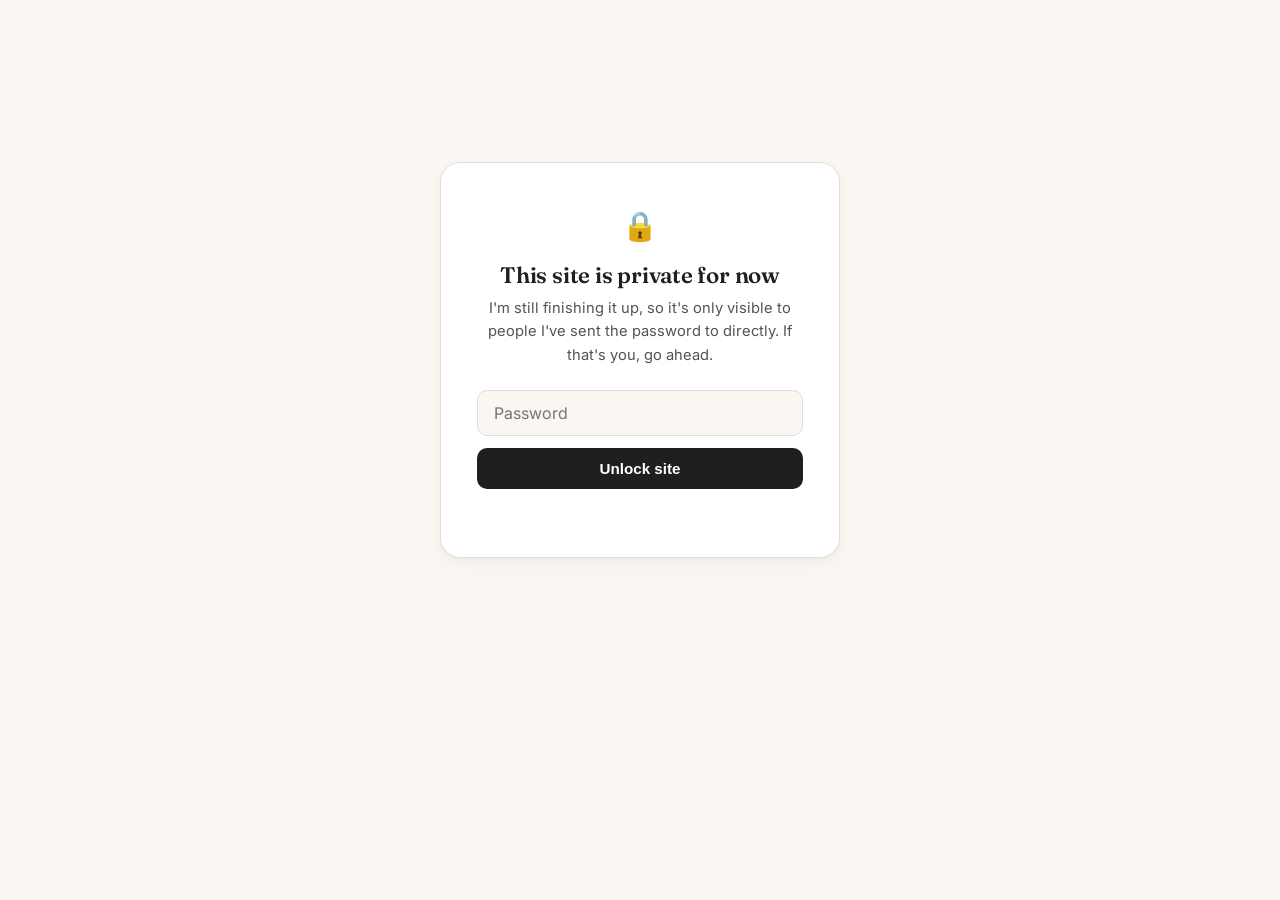
<file: about.html>
<!doctype html>
<html lang="en">
<head>
<meta charset="UTF-8">
<meta name="viewport" content="width=device-width, initial-scale=1">
<title>About | Mojdeh Khoshpoor</title>
<meta name="description" content="About Mojdeh Khoshpoor — Product Designer in Munich. Background, experience and education.">
<link rel="icon" href="data:,">
<link rel="preconnect" href="https://fonts.googleapis.com">
<link rel="preconnect" href="https://fonts.gstatic.com" crossorigin>
<link href="https://fonts.googleapis.com/css2?family=Fraunces:opsz,wght@9..144,500;9..144,600&family=Inter:wght@400;500;600;700&display=swap" rel="stylesheet">
<link rel="stylesheet" href="assets/css/style.css">
</head>
<body>

<!-- ============ PASSWORD GATE ============ -->
<div class="gate" id="gate">
  <div class="gate-card">
    <div class="icon">🔒</div>
    <h2>This site is private for now</h2>
    <p>I'm still finishing it up, so it's only visible to people I've sent the password to directly. If that's you, go ahead.</p>
    <form class="gate-form" id="gate-form">
      <input type="password" id="gate-password" placeholder="Password" autocomplete="off" required>
      <button type="submit">Unlock site</button>
      <div class="gate-error" id="gate-error"></div>
    </form>
  </div>
</div>

<!-- ============ SITE CONTENT ============ -->
<div id="case-content" class="hidden">

<nav class="nav">
  <div class="wrap">
    <a class="brand" href="index.html">Mojdeh Khoshpoor</a>
    <button class="menu-toggle" id="menuToggle" aria-label="Toggle menu">☰</button>
    <div class="nav-links" id="navLinks">
      <ul>
        <li><a class="navlink" href="index.html">Home</a></li>
        <li><a class="navlink" href="about.html">About</a></li>
        <li><a class="navlink" href="portfolio.html">Portfolio</a></li>
        <li><a class="navlink" href="index.html#contact">Contact</a></li>
      </ul>
      <a class="btn" href="assets/pdf/Mojdeh_Khoshpoor_CV.pdf" download>Download CV</a>
    </div>
  </div>
</nav>

<header class="case-hero" style="padding-top:56px;">
  <div class="wrap">
    <span class="eyebrow">About</span>
    <h1>Mojdeh Khoshpoor</h1>
    <p class="lede">Product Designer based in Munich, currently at Interhyp Gruppe — one of Germany's largest mortgage platforms.</p>
  </div>
</header>

<section>
  <div class="wrap two-col">
    <h2>Background</h2>
    <div>
      <p class="lede">I design for people who use a product every day to do serious work — mortgage advisors, brokers, internal teams — where clarity, trust and speed matter more than novelty.</p>
      <p>I hold a Master of Arts in Interactive Media Systems from Technische Hochschule Augsburg (grade 1.0), with a thesis built in collaboration with Interhyp on collaborative UX for a B2B platform — the full case study is in the password-protected part of my portfolio. Before Munich, I worked as a visual and UI designer in Tehran.</p>
      <p>I care about being able to say what a design change actually did, not just that it shipped — which is why I built the UX team's KPI framework at Interhyp. I'm currently looking for my next Product Designer role, ideally one that grows into leading a design team and shaping the process behind it.</p>
      <a class="btn btn-accent" href="assets/pdf/Mojdeh_Khoshpoor_CV.pdf" download style="margin-top:8px;">Download CV (PDF)</a>
    </div>
  </div>
</section>

<section id="experience">
  <div class="wrap two-col">
    <h2>Experience</h2>
    <div>

      <div class="job">
        <div class="job-head">
          <h3>Interhyp Gruppe, Munich</h3>
          <span class="job-time">2022 — Present</span>
        </div>
        <div class="job-role">Product Designer</div>
        <ul>
          <li>Rebuilt the workspace mortgage advisors use all day, now serving tens of thousands of brokers nationwide; active users grew <b>~65%</b> in its first three months.</li>
          <li>Built the UX team's KPI framework, making the impact of every design and redesign measurable rather than argued.</li>
          <li>Designed the in-house video consultation product that replaced a licensed tool, cutting annual spend <b>~80%</b>; consultations grew <b>~50%</b> month-on-month, with <b>86%</b> run camera-on.</li>
          <li>Designed a holiday-coverage feature that turned manual task handover into an automated 3-click flow.</li>
          <li>Designed a B2B storefront and licence management from scratch.</li>
        </ul>
      </div>

      <div class="job">
        <div class="job-head">
          <h3>Interhyp Gruppe, Munich</h3>
          <span class="job-time">2021 — 2022</span>
        </div>
        <div class="job-role">Working Student, Product Design</div>
        <ul>
          <li>Joined the UX team supporting the domains that later became my full-time ownership, including early work on the pipeline that would take four years to build out.</li>
        </ul>
      </div>

      <div class="job">
        <div class="job-head">
          <h3>Sishemi, Tehran</h3>
          <span class="job-time">2019 — 2020</span>
        </div>
        <div class="job-role">Visual &amp; UI Designer</div>
      </div>

      <div class="job">
        <div class="job-head">
          <h3>The Innotech, Tehran</h3>
          <span class="job-time">2018 — 2019</span>
        </div>
        <div class="job-role">UX/UI Designer</div>
      </div>

    </div>
  </div>
</section>

<section id="skills">
  <div class="wrap two-col">
    <h2>Skills</h2>
    <div class="skills-grid">
      <div class="skill-card">
        <h3>Design</h3>
        <p>Figma, Figma Make, Miro, Design Systems, Prototyping, AI-assisted design workflows</p>
      </div>
      <div class="skill-card">
        <h3>Research</h3>
        <p>Moderated usability testing, user interviews, workshop facilitation, information architecture, behavioural analytics (Contentsquare)</p>
      </div>
      <div class="skill-card">
        <h3>Ways of working</h3>
        <p>Product ownership, design KPIs &amp; impact measurement, agile squads, stakeholder alignment, iterative delivery</p>
      </div>
    </div>
  </div>
</section>

<section id="education">
  <div class="wrap two-col">
    <h2>Education</h2>
    <div>
      <div class="edu-item">
        <h3>M.A. Interactive Media Systems</h3>
        <div class="edu-meta">Technische Hochschule Augsburg · 2020 — 2022 · focus on UX · thesis with Interhyp, graded 1.0</div>
      </div>
      <div class="edu-item">
        <h3>B.Sc. Industrial &amp; Product Design</h3>
        <div class="edu-meta">Iran University of Science and Technology · 2014 — 2018</div>
      </div>
    </div>
  </div>
</section>

<section id="contact">
  <div class="wrap two-col">
    <h2>Contact</h2>
    <div>
      <p class="lede">Open to Product Designer roles in Germany. Feel free to reach out.</p>
      <div class="contact-links">
        <a href="mailto:khoshpoor@web.de">✉️ khoshpoor@web.de</a>
        <a href="https://linkedin.com/in/mkhoshpoor" target="_blank" rel="noopener">in LinkedIn</a>
        <a href="assets/pdf/Mojdeh_Khoshpoor_CV.pdf" download>⬇ Download CV</a>
      </div>
    </div>
  </div>
</section>

<footer>
  © <span id="year"></span> Mojdeh Khoshpoor · Munich, Germany
</footer>

</div>

<script>document.getElementById('year').textContent = new Date().getFullYear();</script>
<script src="assets/js/main.js"></script>
<script src="assets/js/gate.js"></script>
</body>
</html>
</file>
<file: assets/css/style.css>
/* ============================================
   Mojdeh Khoshpoor — Portfolio & CV
   ============================================ */

:root{
  --bg: #faf7f2;
  --bg-alt: #f1ece3;
  --ink: #211f1d;
  --ink-soft: #57534c;
  --ink-faint: #8a8479;
  --line: #e3ddd1;
  --accent: #b6512f;
  --accent-soft: #f1ddd2;
  --card: #ffffff;
  --radius: 14px;
  --maxw: 960px;
  --serif: "Fraunces", Georgia, serif;
  --sans: "Inter", -apple-system, BlinkMacSystemFont, "Segoe UI", sans-serif;
  --shadow: 0 1px 2px rgba(33,31,29,0.03), 0 6px 16px rgba(33,31,29,0.04);
}

*{ box-sizing:border-box; }
html{ scroll-behavior:smooth; }
body{
  margin:0;
  background:var(--bg);
  color:var(--ink);
  font-family:var(--sans);
  font-size:16px;
  line-height:1.6;
  -webkit-font-smoothing:antialiased;
}
img{ max-width:100%; display:block; }
a{ color:inherit; }
.wrap{ max-width:var(--maxw); margin:0 auto; padding:0 24px; }

h1,h2,h3,h4{
  font-family:var(--serif);
  font-weight:600;
  line-height:1.15;
  margin:0 0 0.5em;
  letter-spacing:-0.01em;
}
h1{ font-size:clamp(2.2rem, 5vw, 3.4rem); font-weight:500; }
h2{ font-size:clamp(1.5rem, 3vw, 2rem); }
h3{ font-size:1.2rem; }
p{ margin:0 0 1em; color:var(--ink-soft); }
.lede{ font-size:1.15rem; color:var(--ink-soft); }

.eyebrow{
  display:inline-block;
  font-family:var(--sans);
  font-size:0.78rem;
  font-weight:600;
  letter-spacing:0.08em;
  text-transform:uppercase;
  color:var(--accent);
  margin-bottom:0.9em;
}

/* ---------- nav ---------- */
.nav{
  position:sticky; top:0; z-index:50;
  background:rgba(250,247,242,0.86);
  backdrop-filter:saturate(180%) blur(10px);
  border-bottom:1px solid var(--line);
}
.nav .wrap{
  display:flex; align-items:center; justify-content:space-between;
  height:64px;
}
.nav .brand{
  font-family:var(--serif); font-weight:600; font-size:1.05rem;
  text-decoration:none; color:var(--ink);
}
.nav ul{
  list-style:none; display:flex; gap:28px; margin:0; padding:0;
}
.nav a.navlink{
  text-decoration:none; color:var(--ink-soft); font-size:0.94rem;
  font-weight:500;
}
.nav a.navlink:hover{ color:var(--ink); }
.nav-links{ display:flex; align-items:center; gap:28px; }
.btn{
  display:inline-flex; align-items:center; gap:8px;
  background:var(--ink); color:#fff !important;
  padding:10px 18px; border-radius:999px;
  text-decoration:none; font-size:0.9rem; font-weight:600;
  border:1px solid var(--ink);
  transition:transform .15s ease, opacity .15s ease;
}
.btn:hover{ opacity:0.85; }
.btn.btn-outline{
  background:transparent; color:var(--ink) !important;
  border:1px solid var(--ink);
}
.btn.btn-accent{ background:var(--accent); border-color:var(--accent); }
.menu-toggle{
  display:none; background:none; border:none; cursor:pointer;
  font-size:1.4rem; color:var(--ink); padding:6px;
}

/* ---------- hero ---------- */
.hero{
  padding:96px 0 64px;
}
.hero .wrap{
  display:grid; grid-template-columns: 1.3fr 0.9fr; gap:56px; align-items:center;
}
.hero-photo{
  width:100%; aspect-ratio: 3/4; object-fit:cover;
  border-radius:20px; box-shadow:var(--shadow);
}
.hero-actions{ display:flex; gap:14px; flex-wrap:wrap; margin-top:28px; }
.hero-tags{ display:flex; gap:8px; flex-wrap:wrap; margin-top:22px; }
.tag{
  font-size:0.8rem; color:var(--ink-soft); background:var(--bg-alt);
  border:1px solid var(--line); padding:5px 12px; border-radius:999px;
}

/* ---------- sections ---------- */
section{ padding:64px 0; border-top:1px solid var(--line); }
section:first-of-type{ border-top:none; }

.two-col{ display:grid; grid-template-columns: 220px 1fr; gap:48px; }
.two-col h2{ margin-bottom:0; }

/* experience */
.job{ margin-bottom:34px; padding-bottom:34px; border-bottom:1px dashed var(--line); }
.job:last-child{ border-bottom:none; margin-bottom:0; padding-bottom:0; }
.job-head{ display:flex; justify-content:space-between; align-items:baseline; gap:16px; flex-wrap:wrap; }
.job-head h3{ margin:0; }
.job-time{ font-size:0.85rem; color:var(--ink-faint); white-space:nowrap; }
.job-role{ color:var(--accent); font-weight:600; font-size:0.92rem; margin-bottom:10px; }
.job ul{ margin:10px 0 0; padding-left:1.1em; color:var(--ink-soft); }
.job li{ margin-bottom:6px; }
.job li b, .job li strong{ color:var(--ink); }

/* skills grid */
.skills-grid{ display:grid; grid-template-columns:repeat(3,1fr); gap:28px; }
.skill-card{
  background:var(--card); border:1px solid var(--line); border-radius:var(--radius);
  padding:22px 22px;
}
.skill-card h3{ font-size:1rem; margin-bottom:10px; }
.skill-card p{ margin:0; font-size:0.92rem; }

/* education */
.edu-item{ margin-bottom:20px; }
.edu-item h3{ margin-bottom:2px; }
.edu-meta{ font-size:0.88rem; color:var(--ink-faint); }

/* portfolio teaser */
.pf-card{
  background:var(--card); border:1px solid var(--line); border-radius:20px;
  padding:40px; display:grid; grid-template-columns: 1fr auto; gap:24px; align-items:center;
  box-shadow:var(--shadow);
}
.pf-card h3{ margin-bottom:8px; }
.lock-badge{
  display:inline-flex; align-items:center; gap:6px;
  font-size:0.78rem; font-weight:600; color:var(--accent);
  background:var(--accent-soft); padding:5px 11px; border-radius:999px; margin-bottom:14px;
}

/* ---------- selected work (homepage project rows) ---------- */
.work-intro{ padding:64px 0 8px; }
.work-intro h2{ margin-bottom:10px; }
.work-intro .lede{ max-width:640px; margin-bottom:0; }

.work-row{ padding:48px 0; border-top:1px solid var(--line); }
.work-row:nth-child(odd){ background:var(--bg-alt); }
.work-row .wrap{
  display:grid; grid-template-columns: 1fr 1fr; gap:44px; align-items:center;
}
.work-row-media{
  border-radius:16px; overflow:hidden; background:var(--card);
  border:1px solid var(--line); aspect-ratio:4/3;
  display:flex; align-items:center; justify-content:center;
}
.work-row-media img{
  width:100%; height:100%; object-fit:cover; display:block;
}
.work-row-body .eyebrow{ margin-bottom:0.7em; }
.work-row-body h3{ margin-bottom:10px; }
.work-row-body p{ margin-bottom:0; }
.work-row-meta{
  display:flex; gap:8px; flex-wrap:wrap; margin-top:14px;
}
.work-row-meta span{
  font-size:0.78rem; color:var(--ink-faint);
  border:1px solid var(--line); padding:4px 10px; border-radius:999px;
}
.work-row-cta{
  display:inline-flex; align-items:center; gap:6px; margin-top:18px;
  font-weight:600; font-size:0.92rem; color:var(--accent); text-decoration:none;
}
.work-row-cta svg{ transition:transform .15s ease; }
.work-row-cta:hover svg{ transform:translateX(3px); }

/* contact / footer */
.contact-links{ display:flex; gap:18px; flex-wrap:wrap; margin-top:18px; }
.contact-links a{
  display:flex; align-items:center; gap:8px;
  text-decoration:none; color:var(--ink);
  border:1px solid var(--line); padding:10px 16px; border-radius:999px;
  font-size:0.92rem; font-weight:500; background:var(--card);
}
.contact-links a:hover{ border-color:var(--accent); color:var(--accent); }
footer{ padding:36px 0; text-align:center; color:var(--ink-faint); font-size:0.85rem; }

/* ---------- responsive ---------- */
@media (max-width: 860px){
  .hero .wrap{ grid-template-columns:1fr; }
  .hero-photo{ max-width:280px; aspect-ratio:1/1; }
  .two-col{ grid-template-columns:1fr; }
  .skills-grid{ grid-template-columns:1fr; }
  .menu-toggle{ display:block; }
  .nav-links{ position:relative; }
  .nav-links ul{
    display:none; position:absolute; top:52px; right:0; flex-direction:column;
    background:var(--card); border:1px solid var(--line); border-radius:12px;
    padding:10px; box-shadow:var(--shadow); min-width:180px; gap:2px;
  }
  .nav-links ul li{ width:100%; }
  .nav-links ul a{ display:block; padding:10px 12px; border-radius:8px; }
  .nav-links ul a:hover{ background:var(--bg-alt); }
  .nav-links.open ul{ display:flex; }
  .nav-links .btn{ display:none; }
  .nav-links.open .btn{ display:inline-flex; margin-top:8px; }
  .pf-card{ grid-template-columns:1fr; text-align:left; }
  .work-row .wrap{ grid-template-columns:1fr; }
  .work-row-media{ order:-1; }
}

/* ============================================
   Portfolio / case-study page
   ============================================ */

.case-hero{ padding:64px 0 40px; }
.case-meta{
  display:grid; grid-template-columns:repeat(4,1fr); gap:20px; margin-top:36px;
  padding-top:28px; border-top:1px solid var(--line);
}
.case-meta div span{ display:block; }
.case-meta .label{ font-size:0.75rem; text-transform:uppercase; letter-spacing:0.06em; color:var(--ink-faint); margin-bottom:4px; }
.case-meta .value{ font-weight:600; font-size:0.95rem; }

.case-section{ padding:52px 0; border-top:1px solid var(--line); }
.case-section h2{ margin-bottom:0.6em; }
.case-section .lede{ max-width:640px; }

figure{ margin:28px 0; }
figure img{ border-radius:14px; border:1px solid var(--line); }
figcaption{ font-size:0.85rem; color:var(--ink-faint); margin-top:10px; text-align:center; }

.callout{
  background:var(--bg-alt); border-left:3px solid var(--accent);
  padding:18px 22px; border-radius:0 10px 10px 0; margin:24px 0;
}
.callout p{ margin:0; color:var(--ink); font-size:0.96rem; }
.callout .stat{ font-family:var(--serif); font-size:1.6rem; color:var(--accent); font-weight:600; margin-right:8px; }

.grid-2{ display:grid; grid-template-columns:1fr 1fr; gap:24px; }
.grid-4{ display:grid; grid-template-columns:repeat(4,1fr); gap:16px; }

.persona-card{
  background:var(--card); border:1px solid var(--line); border-radius:14px; overflow:hidden;
}
.persona-card img{ border-radius:0; border:none; aspect-ratio:16/10; object-fit:cover; object-position:top; }
.persona-card .pc-body{ padding:16px 18px; }
.persona-card h4{ margin:0 0 2px; font-family:var(--sans); font-size:0.98rem; font-weight:700; }
.persona-card .pc-role{ font-size:0.8rem; color:var(--accent); font-weight:600; margin-bottom:8px; }
.persona-card p{ font-size:0.86rem; margin:0; }

.process-steps{ display:flex; gap:10px; flex-wrap:wrap; margin:26px 0 6px; }
.process-steps .step{
  flex:1; min-width:140px; background:var(--card); border:1px solid var(--line);
  border-radius:12px; padding:16px; text-align:center; position:relative;
}
.process-steps .step .num{
  width:26px; height:26px; border-radius:50%; background:var(--accent); color:#fff;
  display:flex; align-items:center; justify-content:center; font-size:0.8rem; font-weight:700;
  margin:0 auto 10px;
}
.process-steps .step h4{ font-family:var(--sans); font-size:0.88rem; margin:0; }

.finding-table{ width:100%; border-collapse:collapse; margin:20px 0; font-size:0.9rem; }
.finding-table th, .finding-table td{ text-align:left; padding:10px 12px; border-bottom:1px solid var(--line); }
.finding-table th{ font-size:0.75rem; text-transform:uppercase; letter-spacing:0.05em; color:var(--ink-faint); font-weight:600; }
.sev{ display:inline-block; width:10px; height:10px; border-radius:3px; margin-right:6px; vertical-align:middle; }
.sev-3{ background:#c0432b; } .sev-2{ background:#d98a3d; } .sev-1{ background:#cbb35a; } .sev-0{ background:#9fb090; }

.insight{
  border:1px solid var(--line); border-radius:14px; padding:22px 24px; margin-bottom:18px; background:var(--card);
}
.insight h4{ font-family:var(--sans); font-size:0.98rem; margin-bottom:10px; }
.insight .row{ margin-bottom:6px; font-size:0.92rem; }
.insight .row b{ color:var(--ink); }

/* ---------- selected work (multi-project) ---------- */
.work-toc{
  list-style:none; margin:24px 0 0; padding:0;
  display:grid; grid-template-columns:1fr 1fr; gap:6px 24px;
}
.work-toc li{
  display:flex; justify-content:space-between; align-items:baseline; gap:10px;
  border-bottom:1px solid var(--line); padding-bottom:6px;
}
.work-toc a{
  text-decoration:none; color:var(--ink); font-weight:500; font-size:0.94rem;
}
.work-toc a:hover{ color:var(--accent); }
.work-toc .wt-note{
  font-size:0.76rem; color:var(--ink-faint); white-space:nowrap;
}

.wblock{ display:grid; grid-template-columns:140px 1fr; gap:0 24px; margin-top:20px; }
.wblock-label{
  font-size:0.75rem; text-transform:uppercase; letter-spacing:0.07em;
  color:var(--ink-faint); font-weight:600; padding-top:2px;
}
.wblock p{ margin:0 0 0.8em; }
.wblock p:last-child{ margin-bottom:0; }
.wblock ul{ margin:0; padding-left:1.1em; color:var(--ink-soft); }
.wblock li{ margin-bottom:6px; }
.wblock b{ color:var(--accent); }

.metrics{ display:grid; grid-template-columns:repeat(3,1fr); gap:14px; }
.metric{
  background:var(--card); border:1px solid var(--line); border-radius:12px; padding:16px 18px;
}
.metric-num{
  display:block; font-family:var(--serif); font-size:1.6rem; font-weight:600; color:var(--accent);
}
.metric-cap{ display:block; margin-top:6px; font-size:0.84rem; line-height:1.4; color:var(--ink-soft); }

/* ---------- password gate ---------- */
.gate{
  min-height:80vh; display:flex; align-items:center; justify-content:center; padding:40px 24px;
}
.gate-card{
  max-width:400px; width:100%; background:var(--card); border:1px solid var(--line);
  border-radius:20px; padding:40px 36px; text-align:center; box-shadow:var(--shadow);
}
.gate-card .icon{ font-size:1.8rem; margin-bottom:14px; }
.gate-card h2{ margin-bottom:8px; font-size:1.4rem; }
.gate-card p{ font-size:0.92rem; margin-bottom:22px; }
.gate-form{ display:flex; flex-direction:column; gap:12px; }
.gate-form input{
  padding:12px 16px; border-radius:10px; border:1px solid var(--line);
  font-size:1rem; font-family:var(--sans); background:var(--bg);
}
.gate-form input:focus{ outline:2px solid var(--accent); outline-offset:1px; }
.gate-form button{
  padding:12px 16px; border-radius:10px; border:none; background:var(--ink); color:#fff;
  font-size:0.95rem; font-weight:600; cursor:pointer;
}
.gate-form button:hover{ opacity:0.88; }
.gate-error{ color:var(--accent); font-size:0.85rem; min-height:1.2em; }
.hidden{ display:none !important; }

@media (max-width:760px){
  .case-meta{ grid-template-columns:repeat(2,1fr); }
  .grid-2, .grid-4{ grid-template-columns:1fr 1fr; }
  .metrics{ grid-template-columns:1fr 1fr; }
  .work-toc{ grid-template-columns:1fr; }
}
@media (max-width:520px){
  .grid-4{ grid-template-columns:1fr 1fr; }
  .metrics{ grid-template-columns:1fr; }
}
@media (max-width:600px){
  .wblock{ grid-template-columns:1fr; gap:4px; }
  .wblock-label{ padding-top:0; }
}
</file>
